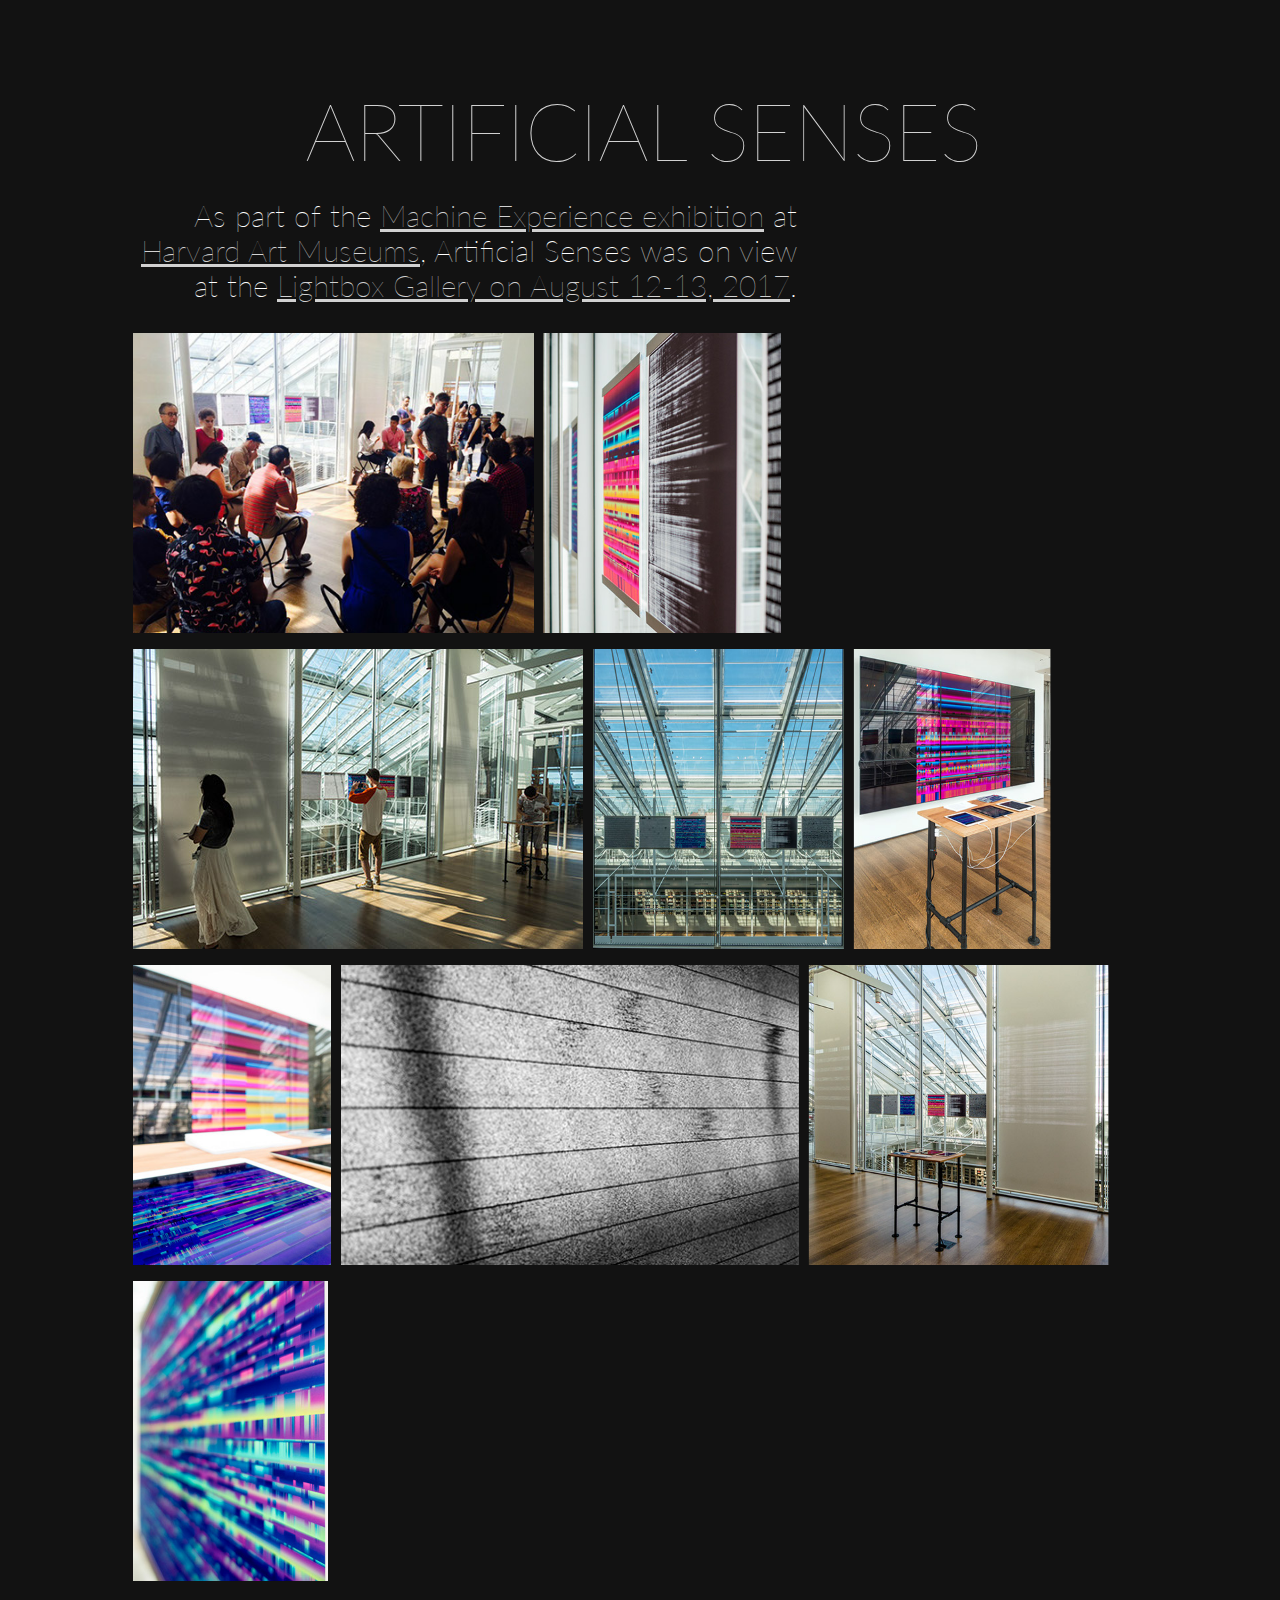
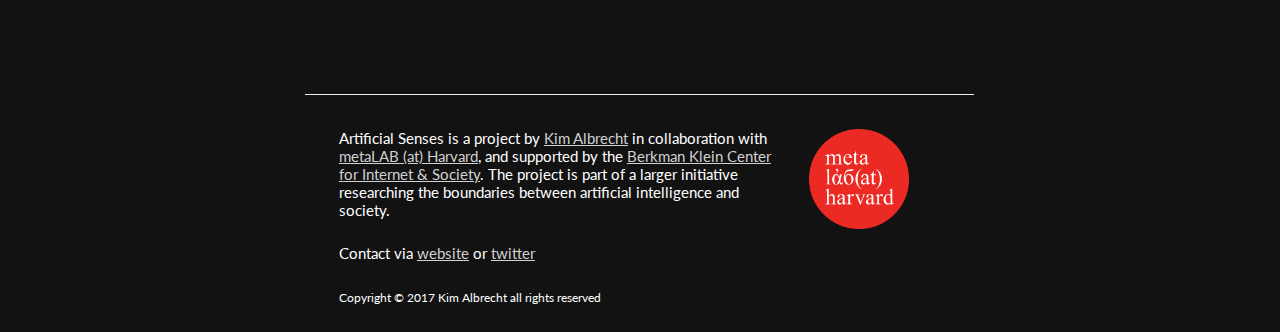
<file: harvard_art_museums_exhibit.html>
<!DOCTYPE html>
<html lang="en">
<head>

  <!-- Basic Page Needs
  –––––––––––––––––––––––––––––––––––––––––––––––––– -->
  <meta charset="utf-8">
  <title>Artificial Senses</title>
  <meta name="description" content="">
  <meta name="author" content="Kim Albrecht">

  <!-- Mobile Specific Metas
  –––––––––––––––––––––––––––––––––––––––––––––––––– -->
<meta name="viewport" content="initial-scale=1, maximum-scale=1, user-scalable=0"/>
<meta name="apple-mobile-web-app-capable" content="yes">
<meta name="mobile-web-app-capable" content="yes">

<!-- Open Graph
  –––––––––––––––––––––––––––––––––––––––––––––––––– -->
<meta name="author" content="Kim Albrecht">
<meta name="copyright" content="kimalbrecht.com">
<meta name="description" content="Artificial Senses visualizes sensor data of the machines that surround us to develop an understanding how they experience the world.">
<meta name="robots" content="index"/>
<meta property="og:title" content="Artificial Senses by Kim Albrecht">
<meta property="og:type" content="website">
<meta property="og:description" content="Artificial Senses visualizes sensor data of the machines that surround us to develop an understanding how they experience the world.">
<meta property="og:image" content="https://kimalbrecht.github.io/ai-senses/images/ai-senses-sensor-visualization-kim-albrecht.jpg">
<meta property="og:url" content="https://kimalbrecht.github.io/ai-senses/">

<!-- Piwik -->
<script type="text/javascript">
  var _paq = _paq || [];
  /* tracker methods like "setCustomDimension" should be called before "trackPageView" */
  _paq.push(['trackPageView']);
  _paq.push(['enableLinkTracking']);
  (function() {
    var u="//kimalbrecht.com/piwik/";
    _paq.push(['setTrackerUrl', u+'piwik.php']);
    _paq.push(['setSiteId', '1']);
    var d=document, g=d.createElement('script'), s=d.getElementsByTagName('script')[0];
    g.type='text/javascript'; g.async=true; g.defer=true; g.src=u+'piwik.js'; s.parentNode.insertBefore(g,s);
  })();
</script>
<!-- End Piwik Code -->

  <!-- FONT
  –––––––––––––––––––––––––––––––––––––––––––––––––– -->
  <link href="https://fonts.googleapis.com/css?family=Lato:100,300,300i" rel="stylesheet">

  <!-- CSS
  –––––––––––––––––––––––––––––––––––––––––––––––––– -->
  <link rel="stylesheet" href="css/normalize.css">
  <link rel="stylesheet" href="css/skeleton.css">
  <link rel="stylesheet" href="css/custom.css">

  <style type="text/css">
    .thumbnail img{
      /*height: 0%;*/
      width: auto;
      height: 300px;
    }
    .grid-image-item{
      overflow:auto;
      margin: 5px;
    }

    /** LIGHTBOX MARKUP **/

    .lightbox {
      /** Default lightbox to hidden */
      display: none;

      /** Position and style */
      position: fixed;
      z-index: 999;
      width: 100%;
      height: 100%;
      text-align: center;
      top: 0;
      left: 0;
      background: rgba(0,0,0,0.8);
    }

    .lightbox img {
      /** Pad the lightbox image */
      max-width: 90%;
      max-height: 80%;
      margin-top: 2%;
    }

    .lightbox:target {
      /** Remove default browser outline */
      outline: none;

      /** Unhide lightbox **/
      display: block;
    }
    #headline a{
      text-decoration: none;
    }
    
  </style>

  <!-- Favicon
  –––––––––––––––––––––––––––––––––––––––––––––––––– -->
  <link rel="icon" type="image/png" href="images/favicon.png">

</head>
<body>

  <!-- Primary Page Layout
  –––––––––––––––––––––––––––––––––––––––––––––––––– -->
  <div class="container">
    <div class="row" style="margin-top: 8%">
      <div class="ten columns offset-by-two">
        <h1 id="headline"><a href="index.html">Artificial Senses</a></h1>
      </div>
    </div>
    <div class="row">
<!--       <div class="five columns offset-by-one">
        <p class="introDescr">Ai Senses visualizes sensor data of machines that surround us every day to develop an understanding how they experience the world.</p>
      </div> -->
      <div class="eight columns">
        <p class="introDescr">As part of the <a href="https://cyber.harvard.edu/events/2017/08/AIArt">Machine Experience exhibition</a> at <a href="http://www.harvardartmuseums.org/visit/calendar/lightbox-gallery-talk-artificial-intelligence-in-art-and-design">Harvard Art Museums</a>, Artificial Senses was on view at the <a href="https://metalabharvard.github.io/projects/lb_machineexperience/">Lightbox Gallery on August 12-13, 2017</a>.</p>
      </div>
    </div>

    <div class="grid"> <!-- Sensor Grid -->
      <div class="grid-image-item thumbnail">
        <a href="#image_0">
          <img src="images/harvard_art_museums/medium/AI Senses Exhibit Images_0.jpg">
        </a>
      </div>

      <div class="grid-image-item thumbnail">
        <a href="#image_1">
          <img src="images/harvard_art_museums/medium/AI Senses Exhibit Images_1.jpg">
        </a>
      </div>
      
      <div class="grid-image-item thumbnail">
        <a href="#image_2">
          <img src="images/harvard_art_museums/medium/AI Senses Exhibit Images_2.jpg">
        </a>
      </div>
      
      <div class="grid-image-item thumbnail">
        <a href="#image_3">
          <img src="images/harvard_art_museums/medium/AI Senses Exhibit Images_3.jpg">
        </a>
      </div>

      <div class="grid-image-item thumbnail">
        <a href="#image_4">
          <img src="images/harvard_art_museums/medium/AI Senses Exhibit Images_4.jpg">
        </a>
      </div>

      <div class="grid-image-item thumbnail">
        <a href="#image_5">
          <img src="images/harvard_art_museums/medium/AI Senses Exhibit Images_5.jpg">
        </a>
      </div>

      <div class="grid-image-item thumbnail">
        <a href="#image_6">
          <img src="images/harvard_art_museums/medium/AI Senses Exhibit Images_6.jpg">
        </a>
      </div>
      
      <div class="grid-image-item thumbnail">
        <a href="#image_7">
          <img src="images/harvard_art_museums/medium/AI Senses Exhibit Images_7.jpg">
        </a>
      </div>

      <div class="grid-image-item thumbnail">
        <a href="#image_8">
          <img src="images/harvard_art_museums/medium/AI Senses Exhibit Images_8.jpg">
        </a>
      </div>
      
    </div> <!-- Sensor Grid -->

    <a href="#_" class="lightbox" id="image_0">
      <img src="images/harvard_art_museums/large/AI Senses Exhibit Images_0.jpg">
    </a>
    <a href="#_" class="lightbox" id="image_1">
      <img src="images/harvard_art_museums/large/AI Senses Exhibit Images_1.jpg">
    </a>
    <a href="#_" class="lightbox" id="image_2">
      <img src="images/harvard_art_museums/large/AI Senses Exhibit Images_2.jpg">
    </a>
    <a href="#_" class="lightbox" id="image_3">
      <img src="images/harvard_art_museums/large/AI Senses Exhibit Images_3.jpg">
    </a>
    <a href="#_" class="lightbox" id="image_4">
      <img src="images/harvard_art_museums/large/AI Senses Exhibit Images_4.jpg">
    </a>
    <a href="#_" class="lightbox" id="image_5">
      <img src="images/harvard_art_museums/large/AI Senses Exhibit Images_5.jpg">
    </a>
    <a href="#_" class="lightbox" id="image_6">
      <img src="images/harvard_art_museums/large/AI Senses Exhibit Images_6.jpg">
    </a>
    <a href="#_" class="lightbox" id="image_7">
      <img src="images/harvard_art_museums/large/AI Senses Exhibit Images_7.jpg">
    </a>
    <a href="#_" class="lightbox" id="image_8">
      <img src="images/harvard_art_museums/large/AI Senses Exhibit Images_8.jpg">
      <p>Image by Chris Molinski</p>
    </a>

    <!-- Descr. Long -->

    <div id="row" style="margin-top: 10%;"> <!-- Footer -->
        <div class="eight columns offset-by-two" style="border-top: 1px solid #eee;">
            <div id="row" style="margin: 5%;">
              <div class="nine columns">
                <p>
                  Artificial Senses is a project by <a href="http://kimalbrecht.com/">Kim Albrecht</a> in collaboration with <a href="http://metalab.harvard.edu/">metaLAB (at) Harvard</a>, and supported by the <a href="https://cyber.harvard.edu/research/ai">Berkman Klein Center for Internet &amp; Society</a>. The project is part of a larger initiative researching the boundaries between artificial intelligence and society.
                </p>
                <p>
                  Contact via <a href="http://kimalbrecht.com/">website</a> or <a href="https://twitter.com/kimay">twitter</a>
                </p>
                <p>
                  <small>Copyright &copy; 2017 Kim Albrecht all rights reserved</small>
                </p>  
              </div>
              <div class="three columns">
                  <img src="images/ml_logo.gif" style="width:100%; max-width:100px;">
              </div>
            </div>
        </div>
    </div> <!-- Footer -->

  </div>

<!-- End Document
  –––––––––––––––––––––––––––––––––––––––––––––––––– -->

<!-- JS
–––––––––––––––––––––––––––––––––––––––––––––––––– -->
  <script src="libs/isotope.pkgd.min.js"></script>

  <script>
    
    var grid = document.querySelector('.grid');

    var iso = new Isotope( grid, {
      // options
      itemSelector: '.grid-image-item',
      layoutMode: 'fitRows', // fitRows // masonry
      sortBy: 'random'
    });

    window.onload = function() {
      iso.arrange();
    }

    setTimeout(function() { iso.arrange(); }, 1000);
    setTimeout(function() { iso.arrange(); }, 3000);

  </script>
  
</body>
</html>
</file>
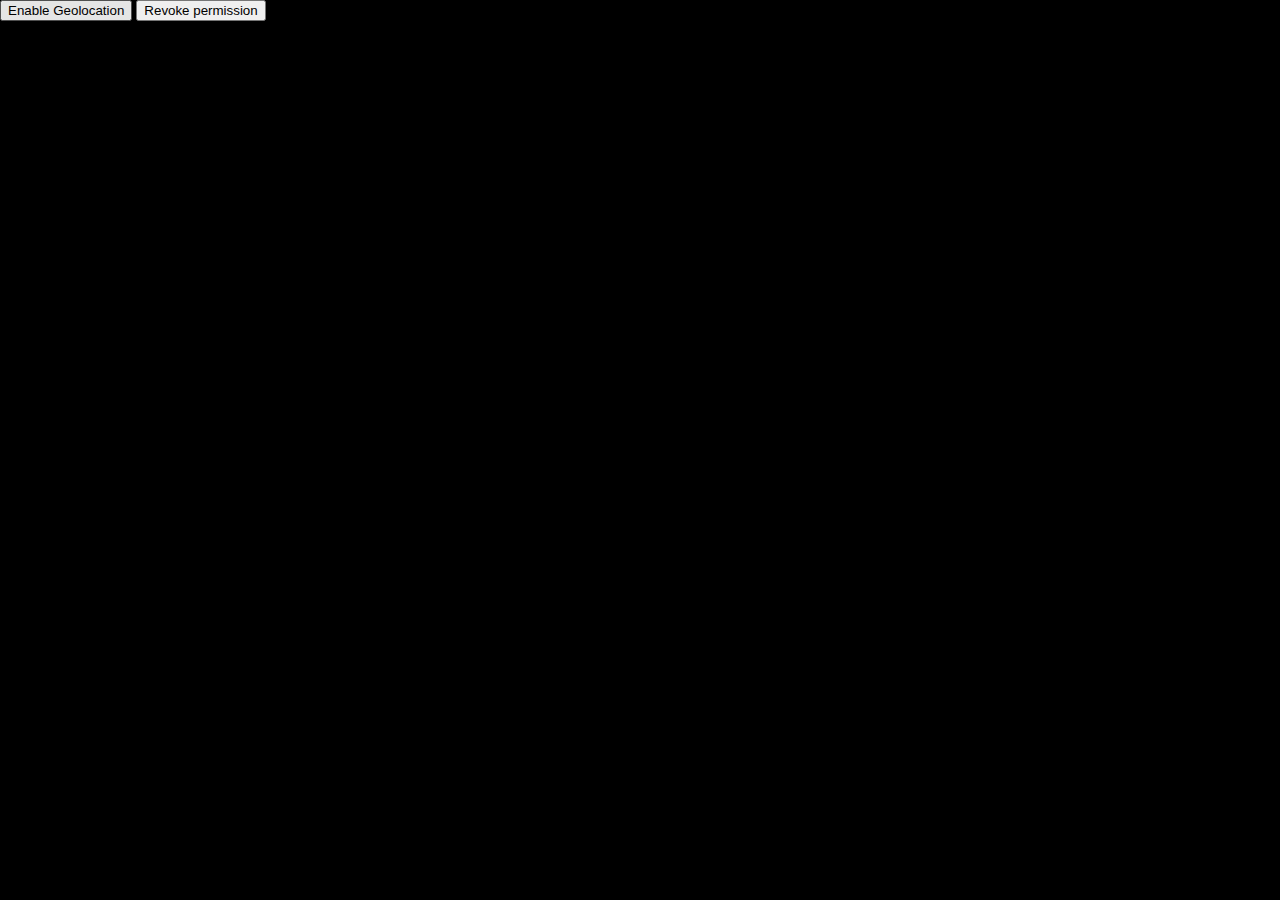
<file: locating.html>
<!DOCTYPE html>
<html>
<head>
<meta name="viewport" content="initial-scale=1, maximum-scale=1, user-scalable=0"/>
<style>
  body {
    background-color: #000;
    margin: 0px;
  }

  canvas {
    padding: 0;
    margin: auto;
    display: block;
    position: absolute;
    top: 0;
    bottom: 0;
    left: 0;
    right: 0;
  }
</style>

<!-- Open Graph
  –––––––––––––––––––––––––––––––––––––––––––––––––– -->
<meta name="author" content="Kim Albrecht">
<meta name="copyright" content="kimalbrecht.com">
<meta name="description" content="AI Senses visualizes sensor data of the machines that surround us to develop an understanding how they experience the world.">
<meta name="robots" content="index"/>
<meta property="og:title" content="AI Senses by Kim Albrecht">
<meta property="og:type" content="website">
<meta property="og:description" content="AI Senses visualizes sensor data of the machines that surround us to develop an understanding how they experience the world.">
<meta property="og:image" content="https://kimalbrecht.github.io/ai-senses/images/ai-senses-sensor-visualization-kim-albrecht.jpg">
<meta property="og:url" content="https://kimalbrecht.github.io/ai-senses/">

<!-- Piwik -->
<script type="text/javascript">
  var _paq = _paq || [];
  /* tracker methods like "setCustomDimension" should be called before "trackPageView" */
  _paq.push(['trackPageView']);
  _paq.push(['enableLinkTracking']);
  (function() {
    var u="//kimalbrecht.com/piwik/";
    _paq.push(['setTrackerUrl', u+'piwik.php']);
    _paq.push(['setSiteId', '1']);
    var d=document, g=d.createElement('script'), s=d.getElementsByTagName('script')[0];
    g.type='text/javascript'; g.async=true; g.defer=true; g.src=u+'piwik.js'; s.parentNode.insertBefore(g,s);
  })();
</script>
<!-- End Piwik Code -->

</head>
<body>
<button class="enable">Enable Geolocation</button>
<button class="revoke">Revoke permission</button>
<canvas id="canvas">
<script>

var windowW = window.innerWidth;
var windowH = window.innerHeight;

var windowRect;

if (windowW < windowH) {
  windowRect = windowW;
} else {
  windowRect = windowH;
}

var lat;
var lon;
var accurat;

function getGeo() {
  navigator.geolocation.getCurrentPosition(function(position) {

      lat = position.coords.latitude + 90;
      lon = position.coords.longitude + 180;
      accurat = position.coords.accuracy;

      draw(lat,lon,accurat);

  });
}
////////////////////////////// Permission Request
// getGeo();

console.log('okay')
var geoBtn = document.querySelector('.enable');
var revokeBtn = document.querySelector('.revoke');
geoBtn.onclick = function() {
  console.log('Permission currently denied; future features of the Permissions API will allow us to request permission here.')
  console.log('Currently you have to reset the permission state using the browser UI.')
  console.log('In Firefox it is done with Tools > Page Info > Permissions > Access Your Location.')
}

revokeBtn.onclick = function() {
  revokePermission();
}

// draw the google map, or not

  
var positionDenied = function() {
  geoBtn.style.display = 'inline';
};


function handlePermission() {
  navigator.permissions.query({name:'geolocation'}).then(function(result) {
    if (result.state == 'granted') {
      report(result.state);
      geoBtn.style.display = 'none';
      getGeo();
    } else if (result.state == 'prompt') {
      report(result.state);
      navigator.geolocation.getCurrentPosition(revealPosition,positionDenied,geoSettings);
    } else if (result.state == 'denied') {
      report(result.state);
      geoBtn.style.display = 'inline';
    }
    result.onchange = function() {
      report(result.state);
    }
  });
}

handlePermission();

function revokePermission() {
  navigator.permissions.revoke({name:'geolocation'}).then(function(result) {
    report(result.state);
  });
}

function report(state) {
  console.log('Permission: ' + state);
}

////////////////////////////// Permission Request End

var c = document.getElementById("canvas");
var ctx = c.getContext("2d");

ctx.canvas.width  = windowRect;
ctx.canvas.height = windowRect;

ctx.globalCompositeOperation = "difference";

var latGradient = ctx.createLinearGradient(0,0,0,windowRect);
var latDataLength = 0;

var lonGradient = ctx.createLinearGradient(0,0,0,windowRect);
var lonDataLength = 0;

var startPos = 0;

var sliceWidth = windowRect;

var firstRound = true;

function draw(lat,lon,accurat) {

  if (startPos > windowRect) {
    startPos = 0;
    if (sliceWidth > 1) {
      sliceWidth = Math.ceil(sliceWidth/2);

    }
  }

  ctx.globalCompositeOperation = "darken";
  ctx.fillStyle='#000000';
  ctx.fillRect(startPos,0,sliceWidth,windowRect);

  ctx.globalCompositeOperation = "difference";

  //////////// lat

  latData = lat.toString().replace(".", "").split('');

  latDataLength = latData.length;

  latData.forEach(function(d,i) {
    latGradient.addColorStop(i/latDataLength,"rgba(0,"+d*25+",255,"+d/10+")");
  });

  ctx.fillStyle=latGradient;
  ctx.fillRect(startPos,0,sliceWidth,windowRect);

  //////////// lon

  lonData = lon.toString().replace(".", "").split('');

  lonDataLength = lonData.length;

  lonData.forEach(function(d,i) {
    lonGradient.addColorStop(i/lonDataLength,"rgba(255,0,"+d*25+","+d/10+")");
  });

  ctx.fillStyle=lonGradient;
  ctx.fillRect(startPos,0,sliceWidth,windowRect);

  startPos += sliceWidth;

  setTimeout(function() { getGeo(); }, 1);

}



</script>
</body>
</html>
</file>
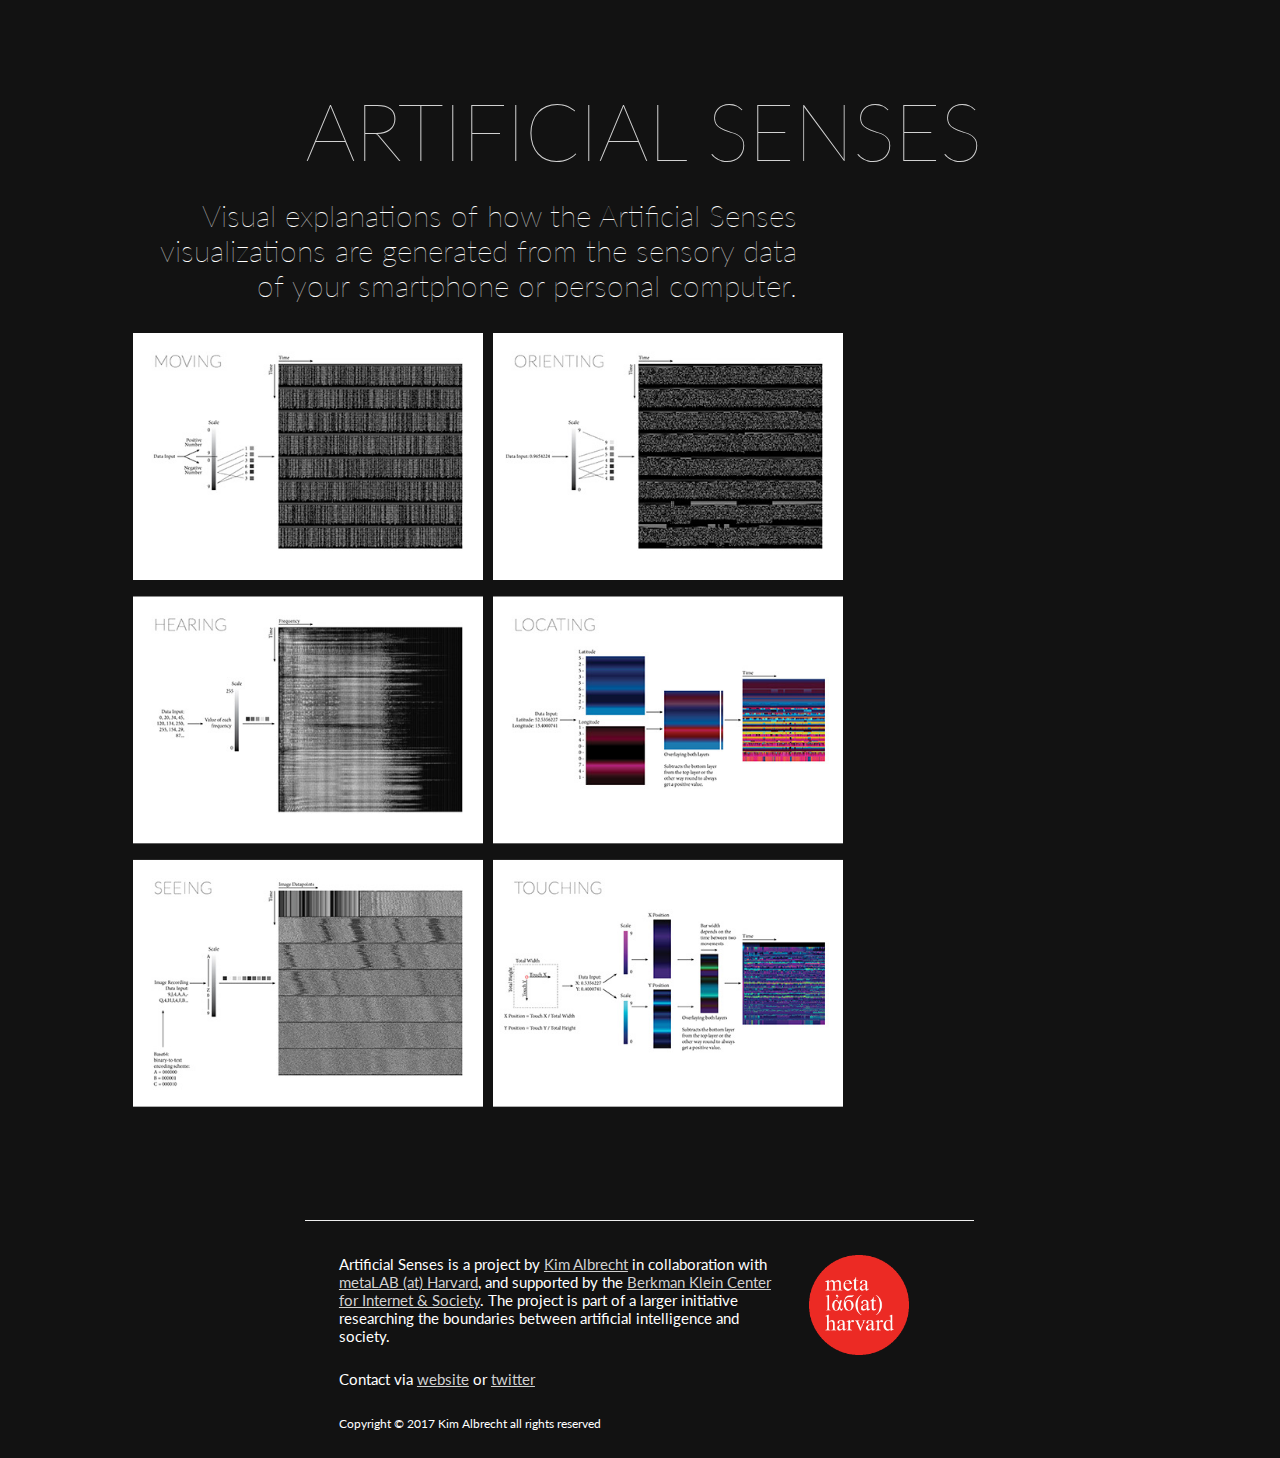
<file: sensor_mappings.html>
<!DOCTYPE html>
<html lang="en">
<head>

  <!-- Basic Page Needs
  –––––––––––––––––––––––––––––––––––––––––––––––––– -->
  <meta charset="utf-8">
  <title>Artificial Senses</title>
  <meta name="description" content="">
  <meta name="author" content="Kim Albrecht">

  <!-- Mobile Specific Metas
  –––––––––––––––––––––––––––––––––––––––––––––––––– -->
<meta name="viewport" content="initial-scale=1, maximum-scale=1, user-scalable=0"/>
<meta name="apple-mobile-web-app-capable" content="yes">
<meta name="mobile-web-app-capable" content="yes">

<!-- Open Graph
  –––––––––––––––––––––––––––––––––––––––––––––––––– -->
<meta name="author" content="Kim Albrecht">
<meta name="copyright" content="kimalbrecht.com">
<meta name="description" content="Artificial Senses visualizes sensor data of the machines that surround us to develop an understanding how they experience the world.">
<meta name="robots" content="index"/>
<meta property="og:title" content="Artificial Senses by Kim Albrecht">
<meta property="og:type" content="website">
<meta property="og:description" content="Artificial Senses visualizes sensor data of the machines that surround us to develop an understanding how they experience the world.">
<meta property="og:image" content="https://kimalbrecht.github.io/ai-senses/images/ai-senses-sensor-visualization-kim-albrecht.jpg">
<meta property="og:url" content="https://kimalbrecht.github.io/ai-senses/">

<!-- Piwik -->
<script type="text/javascript">
  var _paq = _paq || [];
  /* tracker methods like "setCustomDimension" should be called before "trackPageView" */
  _paq.push(['trackPageView']);
  _paq.push(['enableLinkTracking']);
  (function() {
    var u="//kimalbrecht.com/piwik/";
    _paq.push(['setTrackerUrl', u+'piwik.php']);
    _paq.push(['setSiteId', '1']);
    var d=document, g=d.createElement('script'), s=d.getElementsByTagName('script')[0];
    g.type='text/javascript'; g.async=true; g.defer=true; g.src=u+'piwik.js'; s.parentNode.insertBefore(g,s);
  })();
</script>
<!-- End Piwik Code -->

  <!-- FONT
  –––––––––––––––––––––––––––––––––––––––––––––––––– -->
  <link href="https://fonts.googleapis.com/css?family=Lato:100,300,300i" rel="stylesheet">

  <!-- CSS
  –––––––––––––––––––––––––––––––––––––––––––––––––– -->
  <link rel="stylesheet" href="css/normalize.css">
  <link rel="stylesheet" href="css/skeleton.css">
  <link rel="stylesheet" href="css/custom.css">

  <style type="text/css">

    .thumbnail{
      margin: 0px;
    }
    @media screen and (max-width: 900px) {
      .thumbnail{
        height: auto; 
        width: 80vw;
        max-width: 440px;
      }
      .thumbnail img{
        height: auto; 
        width: 80vw;
        max-width: 440px;
      }
    }

    @media screen and (min-width: 900px) {
      .thumbnail{
        height: auto; 
        width: 350px;
      }
      .thumbnail img{
        height: auto; 
        width: 350px;
      }
    }

    .grid-image-item{
      overflow:auto;
      margin: 5px;
    }

    /** LIGHTBOX MARKUP **/

    .lightbox {
      /** Default lightbox to hidden */
      display: none;

      /** Position and style */
      position: fixed;
      z-index: 999;
      width: 100%;
      height: 100%;
      text-align: center;
      top: 0;
      left: 0;
      background: rgba(0,0,0,0.8);
    }

    .lightbox img {
      /** Pad the lightbox image */
      max-width: 90%;
      max-height: 80%;
      margin-top: 2%;
    }

    .lightbox:target {
      /** Remove default browser outline */
      outline: none;

      /** Unhide lightbox **/
      display: block;
    }
    #headline a{
      text-decoration: none;
    }
    
  </style>

  <!-- Favicon
  –––––––––––––––––––––––––––––––––––––––––––––––––– -->
  <link rel="icon" type="image/png" href="images/favicon.png">

</head>
<body>

  <!-- Primary Page Layout
  –––––––––––––––––––––––––––––––––––––––––––––––––– -->
  <div class="container">
    <div class="row" style="margin-top: 8%">
      <div class="ten columns offset-by-two">
        <h1 id="headline"><a href="index.html">Artificial Senses</a></h1>
      </div>
    </div>
    <div class="row">
      <div class="eight columns">
        <p class="introDescr">
        Visual explanations of how the Artificial Senses visualizations are generated from the sensory data of your smartphone or personal computer.</p>
      </div>
    </div>

    <div class="grid"> <!-- Sensor Grid -->
      <div class="grid-image-item thumbnail">
        <a href="#orienting">
          <img src="images/sensor_mappings/medium/Sensor-Mapping-Kim_Albrecht_Orienting.jpg">
        </a>
      </div>
      
      <div class="grid-image-item thumbnail">
        <a href="#locating">
          <img src="images/sensor_mappings/medium/Sensor-Mapping-Kim_Albrecht_Locating.jpg">
        </a>
      </div>
      
      <div class="grid-image-item thumbnail">
        <a href="#moving">
          <img src="images/sensor_mappings/medium/Sensor-Mapping-Kim_Albrecht_Moving.jpg">
        </a>
      </div>

      <div class="grid-image-item thumbnail">
        <a href="#hearing">
          <img src="images/sensor_mappings/medium/Sensor-Mapping-Kim_Albrecht_Hearing.jpg">
        </a>
      </div>

      <div class="grid-image-item thumbnail">
        <a href="#seeing">
          <img src="images/sensor_mappings/medium/Sensor-Mapping-Kim_Albrecht_Seeing.jpg">
        </a>
      </div>

      <div class="grid-image-item thumbnail">
        <a href="#touching">
          <img src="images/sensor_mappings/medium/Sensor-Mapping-Kim_Albrecht_Touching.jpg">
        </a>
      </div>
      
    </div> <!-- Sensor Grid -->

    <a href="#_" class="lightbox" id="orienting">
      <img src="images/sensor_mappings/large/Sensor-Mapping-Kim_Albrecht_Orienting.jpg">
    </a>
    <a href="#_" class="lightbox" id="locating">
      <img src="images/sensor_mappings/large/Sensor-Mapping-Kim_Albrecht_Locating.jpg">
    </a>
    <a href="#_" class="lightbox" id="moving">
      <img src="images/sensor_mappings/large/Sensor-Mapping-Kim_Albrecht_Moving.jpg">
    </a>
    <a href="#_" class="lightbox" id="hearing">
      <img src="images/sensor_mappings/large/Sensor-Mapping-Kim_Albrecht_Hearing.jpg">
    </a>
    <a href="#_" class="lightbox" id="seeing">
      <img src="images/sensor_mappings/large/Sensor-Mapping-Kim_Albrecht_Seeing.jpg">
    </a>
    <a href="#_" class="lightbox" id="touching">
      <img src="images/sensor_mappings/large/Sensor-Mapping-Kim_Albrecht_Touching.jpg">
    </a>

    <!-- Descr. Long -->

    <div id="row" style="margin-top: 10%;"> <!-- Footer -->
        <div class="eight columns offset-by-two" style="border-top: 1px solid #eee;">
            <div id="row" style="margin: 5%;">
              <div class="nine columns">
                <p>
                  Artificial Senses is a project by <a href="http://kimalbrecht.com/">Kim Albrecht</a> in collaboration with <a href="http://metalab.harvard.edu/">metaLAB (at) Harvard</a>, and supported by the <a href="https://cyber.harvard.edu/research/ai">Berkman Klein Center for Internet &amp; Society</a>. The project is part of a larger initiative researching the boundaries between artificial intelligence and society.
                </p>
                <p>
                  Contact via <a href="http://kimalbrecht.com/">website</a> or <a href="https://twitter.com/kimay">twitter</a>
                </p>
                <p>
                  <small>Copyright &copy; 2017 Kim Albrecht all rights reserved</small>
                </p>
                
              </div>
              <div class="three columns">
                  <img src="images/ml_logo.gif" style="width:100%; max-width:100px;">
              </div>
            </div>
        </div>
    </div> <!-- Footer -->

  </div>

<!-- End Document
  –––––––––––––––––––––––––––––––––––––––––––––––––– -->

<!-- JS
–––––––––––––––––––––––––––––––––––––––––––––––––– -->
  <script src="libs/isotope.pkgd.min.js"></script>

  <script>
    
    var grid = document.querySelector('.grid');

    var iso = new Isotope( grid, {
      // options
      itemSelector: '.grid-image-item',
      layoutMode: 'fitRows', // fitRows // masonry
      sortBy: 'random'
    });

    window.onload = function() {
      iso.arrange();
    }

    setTimeout(function() { iso.arrange(); }, 1000);
    setTimeout(function() { iso.arrange(); }, 3000);

  </script>
  
</body>
</html>
</file>
<file: css/skeleton.css>
/*
* Skeleton V2.0.4
* Copyright 2014, Dave Gamache
* www.getskeleton.com
* Free to use under the MIT license.
* http://www.opensource.org/licenses/mit-license.php
* 12/29/2014
*/


/* Table of contents
––––––––––––––––––––––––––––––––––––––––––––––––––
- Grid
- Base Styles
- Typography
- Links
- Buttons
- Forms
- Lists
- Code
- Tables
- Spacing
- Utilities
- Clearing
- Media Queries
*/


/* Grid
–––––––––––––––––––––––––––––––––––––––––––––––––– */
.container {
  position: relative;
  width: 100%;
  max-width: 1200px;
  margin: 0 auto;
  padding: 0 20px;
  box-sizing: border-box; }
.column,
.columns {
  width: 100%;
  float: left;
  box-sizing: border-box; }

/* For devices larger than 400px */
@media (min-width: 400px) {
  .container {
    width: 85%;
    padding: 0; }
}

/* For devices larger than 550px */
@media (min-width: 550px) {
  .container {
    width: 80%; }
  .column,
  .columns {
    margin-left: 4%; }
  .column:first-child,
  .columns:first-child {
    margin-left: 0; }

  .one.column,
  .one.columns                    { width: 4.66666666667%; }
  .two.columns                    { width: 13.3333333333%; }
  .three.columns                  { width: 22%;            }
  .four.columns                   { width: 30.6666666667%; }
  .five.columns                   { width: 39.3333333333%; }
  .six.columns                    { width: 48%;            }
  .seven.columns                  { width: 56.6666666667%; }
  .eight.columns                  { width: 65.3333333333%; }
  .nine.columns                   { width: 74.0%;          }
  .ten.columns                    { width: 82.6666666667%; }
  .eleven.columns                 { width: 91.3333333333%; }
  .twelve.columns                 { width: 100%; margin-left: 0; }

  .one-third.column               { width: 30.6666666667%; }
  .two-thirds.column              { width: 65.3333333333%; }

  .one-half.column                { width: 48%; }

  /* Offsets */
  .offset-by-one.column,
  .offset-by-one.columns          { margin-left: 8.66666666667%; }
  .offset-by-two.column,
  .offset-by-two.columns          { margin-left: 17.3333333333%; }
  .offset-by-three.column,
  .offset-by-three.columns        { margin-left: 26%;            }
  .offset-by-four.column,
  .offset-by-four.columns         { margin-left: 34.6666666667%; }
  .offset-by-five.column,
  .offset-by-five.columns         { margin-left: 43.3333333333%; }
  .offset-by-six.column,
  .offset-by-six.columns          { margin-left: 52%;            }
  .offset-by-seven.column,
  .offset-by-seven.columns        { margin-left: 60.6666666667%; }
  .offset-by-eight.column,
  .offset-by-eight.columns        { margin-left: 69.3333333333%; }
  .offset-by-nine.column,
  .offset-by-nine.columns         { margin-left: 78.0%;          }
  .offset-by-ten.column,
  .offset-by-ten.columns          { margin-left: 86.6666666667%; }
  .offset-by-eleven.column,
  .offset-by-eleven.columns       { margin-left: 95.3333333333%; }

  .offset-by-one-third.column,
  .offset-by-one-third.columns    { margin-left: 34.6666666667%; }
  .offset-by-two-thirds.column,
  .offset-by-two-thirds.columns   { margin-left: 69.3333333333%; }

  .offset-by-one-half.column,
  .offset-by-one-half.columns     { margin-left: 52%; }

}


/* Base Styles
–––––––––––––––––––––––––––––––––––––––––––––––––– */
/* NOTE
html is set to 62.5% so that all the REM measurements throughout Skeleton
are based on 10px sizing. So basically 1.5rem = 15px :) */
html {
  font-size: 62.5%; }
body {
  font-size: 1.5em; /* currently ems cause chrome bug misinterpreting rems on body element */
  line-height: 1.6;
  font-weight: 400;
  font-family: "Lato", "HelveticaNeue", "Helvetica Neue", Helvetica, Arial, sans-serif;
  color: #fff; }


/* Typography
–––––––––––––––––––––––––––––––––––––––––––––––––– */
h1, h2, h3, h4, h5, h6 {
  margin-top: 0;
  margin-bottom: 2rem;
  font-weight: 100; }
h1 { font-size: 4.0rem; line-height: 1.2;  letter-spacing: -.1rem;}
h2 { font-size: 3.6rem; line-height: 1.25; letter-spacing: -.1rem; }
h3 { font-size: 3.0rem; line-height: 1.3;  letter-spacing: -.1rem; }
h4 { font-size: 2.4rem; line-height: 1.35; letter-spacing: -.08rem; }
h5 { font-size: 1.8rem; line-height: 1.5;  letter-spacing: -.05rem; }
h6 { font-size: 1.7rem; line-height: 1.6;  letter-spacing: 0; }

/* Larger than phablet */
@media (min-width: 550px) {
  h1 { font-size: 5.0rem; }
  h2 { font-size: 4.2rem; }
  h3 { font-size: 3.6rem; }
  h4 { font-size: 3.0rem; }
  h5 { font-size: 2.4rem; }
  h6 { font-size: 1.7rem; }
}

p {
  margin-top: 0; }


/* Links
–––––––––––––––––––––––––––––––––––––––––––––––––– */
a {
  color: #1EAEDB; }
a:hover {
  color: #0FA0CE; }


/* Buttons
–––––––––––––––––––––––––––––––––––––––––––––––––– */
.button,
button,
input[type="submit"],
input[type="reset"],
input[type="button"] {
  display: inline-block;
  height: 38px;
  padding: 0 30px;
  color: #555;
  text-align: center;
  font-size: 11px;
  font-weight: 600;
  line-height: 38px;
  letter-spacing: .1rem;
  text-transform: uppercase;
  text-decoration: none;
  white-space: nowrap;
  background-color: transparent;
  border-radius: 4px;
  border: 1px solid #bbb;
  cursor: pointer;
  box-sizing: border-box; }
.button:hover,
button:hover,
input[type="submit"]:hover,
input[type="reset"]:hover,
input[type="button"]:hover,
.button:focus,
button:focus,
input[type="submit"]:focus,
input[type="reset"]:focus,
input[type="button"]:focus {
  color: #333;
  border-color: #888;
  outline: 0; }
.button.button-primary,
button.button-primary,
input[type="submit"].button-primary,
input[type="reset"].button-primary,
input[type="button"].button-primary {
  color: #FFF;
  background-color: #33C3F0;
  border-color: #33C3F0; }
.button.button-primary:hover,
button.button-primary:hover,
input[type="submit"].button-primary:hover,
input[type="reset"].button-primary:hover,
input[type="button"].button-primary:hover,
.button.button-primary:focus,
button.button-primary:focus,
input[type="submit"].button-primary:focus,
input[type="reset"].button-primary:focus,
input[type="button"].button-primary:focus {
  color: #FFF;
  background-color: #1EAEDB;
  border-color: #1EAEDB; }


/* Forms
–––––––––––––––––––––––––––––––––––––––––––––––––– */
input[type="email"],
input[type="number"],
input[type="search"],
input[type="text"],
input[type="tel"],
input[type="url"],
input[type="password"],
textarea,
select {
  height: 38px;
  padding: 6px 10px; /* The 6px vertically centers text on FF, ignored by Webkit */
  background-color: #fff;
  border: 1px solid #D1D1D1;
  border-radius: 4px;
  box-shadow: none;
  box-sizing: border-box; }
/* Removes awkward default styles on some inputs for iOS */
input[type="email"],
input[type="number"],
input[type="search"],
input[type="text"],
input[type="tel"],
input[type="url"],
input[type="password"],
textarea {
  -webkit-appearance: none;
     -moz-appearance: none;
          appearance: none; }
textarea {
  min-height: 65px;
  padding-top: 6px;
  padding-bottom: 6px; }
input[type="email"]:focus,
input[type="number"]:focus,
input[type="search"]:focus,
input[type="text"]:focus,
input[type="tel"]:focus,
input[type="url"]:focus,
input[type="password"]:focus,
textarea:focus,
select:focus {
  border: 1px solid #33C3F0;
  outline: 0; }
label,
legend {
  display: block;
  margin-bottom: .5rem;
  font-weight: 600; }
fieldset {
  padding: 0;
  border-width: 0; }
input[type="checkbox"],
input[type="radio"] {
  display: inline; }
label > .label-body {
  display: inline-block;
  margin-left: .5rem;
  font-weight: normal; }


/* Lists
–––––––––––––––––––––––––––––––––––––––––––––––––– */
ul {
  list-style: circle inside; }
ol {
  list-style: decimal inside; }
ol, ul {
  padding-left: 0;
  margin-top: 0; }
ul ul,
ul ol,
ol ol,
ol ul {
  margin: 1.5rem 0 1.5rem 3rem;
  font-size: 90%; }
li {
  margin-bottom: 1rem; }


/* Code
–––––––––––––––––––––––––––––––––––––––––––––––––– */
code {
  padding: .2rem .5rem;
  margin: 0 .2rem;
  font-size: 90%;
  white-space: nowrap;
  background: #F1F1F1;
  border: 1px solid #E1E1E1;
  border-radius: 4px; }
pre > code {
  display: block;
  padding: 1rem 1.5rem;
  white-space: pre; }


/* Tables
–––––––––––––––––––––––––––––––––––––––––––––––––– */
th,
td {
  padding: 12px 15px;
  text-align: left;
  border-bottom: 1px solid #E1E1E1; }
th:first-child,
td:first-child {
  padding-left: 0; }
th:last-child,
td:last-child {
  padding-right: 0; }


/* Spacing
–––––––––––––––––––––––––––––––––––––––––––––––––– */
button,
.button {
  margin-bottom: 1rem; }
input,
textarea,
select,
fieldset {
  margin-bottom: 1.5rem; }
pre,
blockquote,
dl,
figure,
table,
p,
ul,
ol,
form {
  margin-bottom: 2.5rem; }


/* Utilities
–––––––––––––––––––––––––––––––––––––––––––––––––– */
.u-full-width {
  width: 100%;
  box-sizing: border-box; }
.u-max-full-width {
  max-width: 100%;
  box-sizing: border-box; }
.u-pull-right {
  float: right; }
.u-pull-left {
  float: left; }


/* Misc
–––––––––––––––––––––––––––––––––––––––––––––––––– */
hr {
  margin-top: 3rem;
  margin-bottom: 3.5rem;
  border-width: 0;
  border-top: 1px solid #E1E1E1; }


/* Clearing
–––––––––––––––––––––––––––––––––––––––––––––––––– */

/* Self Clearing Goodness */
.container:after,
.row:after,
.u-cf {
  content: "";
  display: table;
  clear: both; }


/* Media Queries
–––––––––––––––––––––––––––––––––––––––––––––––––– */
/*
Note: The best way to structure the use of media queries is to create the queries
near the relevant code. For example, if you wanted to change the styles for buttons
on small devices, paste the mobile query code up in the buttons section and style it
there.
*/


/* Larger than mobile */
@media (min-width: 400px) {}

/* Larger than phablet (also point when grid becomes active) */
@media (min-width: 550px) {}

/* Larger than tablet */
@media (min-width: 750px) {}

/* Larger than desktop */
@media (min-width: 1000px) {}

/* Larger than Desktop HD */
@media (min-width: 1200px) {}
</file>
<file: css/custom.css>
body{
	background-color: #121212;
}

h1, h2, h3, h4, h5, h6{
	text-transform: uppercase;
}

p{
	line-height: 1.8rem;
}

a{
	color: #D1D1D1;
}
a:hover{
	color: #B5B5B5;
}

#headline{
	font-size: 7.0rem;
}
@media screen and (min-width: 430px) {
	#headline { 
		font-size: 8.0rem;
	}
}

.liveTag{
	font-weight: 300;
	font-style: italic;
	font-size: 1.2rem;
	vertical-align: .5rem;
	visibility: hidden;
}
.goLive{
	font-weight: 300;
	font-style: italic;
	font-size: 1.8rem;
	vertical-align: .5rem;
	text-transform: uppercase;
	text-align: center;
	color: #D1D1D1;
	text-decoration: underline;
	cursor:pointer;
	visibility: hidden;
}
.description{
	display: none;
}
.introDescr{
	font-weight: 100;
	font-size: 3rem;
	line-height: 3.5rem;
	text-align: left;
}
@media screen and (min-width: 550px) {
	.introDescr { 
		text-align: right;
	}
}
.sensorDescr{
	font-size: 1.3rem;
	line-height: 1.7rem;
	margin-right: 20%;
}
.rightAlign{
	text-align: right;
}

.grid-item { 
	width: 48%; 
	padding: 1%;
}

.grid-item { 
	width: 100%; 
}

.sensorHeadline h6{
	margin: 0px;
}

@media screen and (min-width: 500px) {
	.grid-item { 
		width: 48%; 
		padding: 1%;
	}
}

@media screen and (min-width: 1100px) {
	.grid-item { 
		width: 31%; 
		padding: 1%;
	}
}

.videoInsert {
    width: 100%    !important;
	height: auto   !important;
}

video::-webkit-media-controls-start-playback-button {
    display: none!important;
    -webkit-appearance: none;
}
</file>
